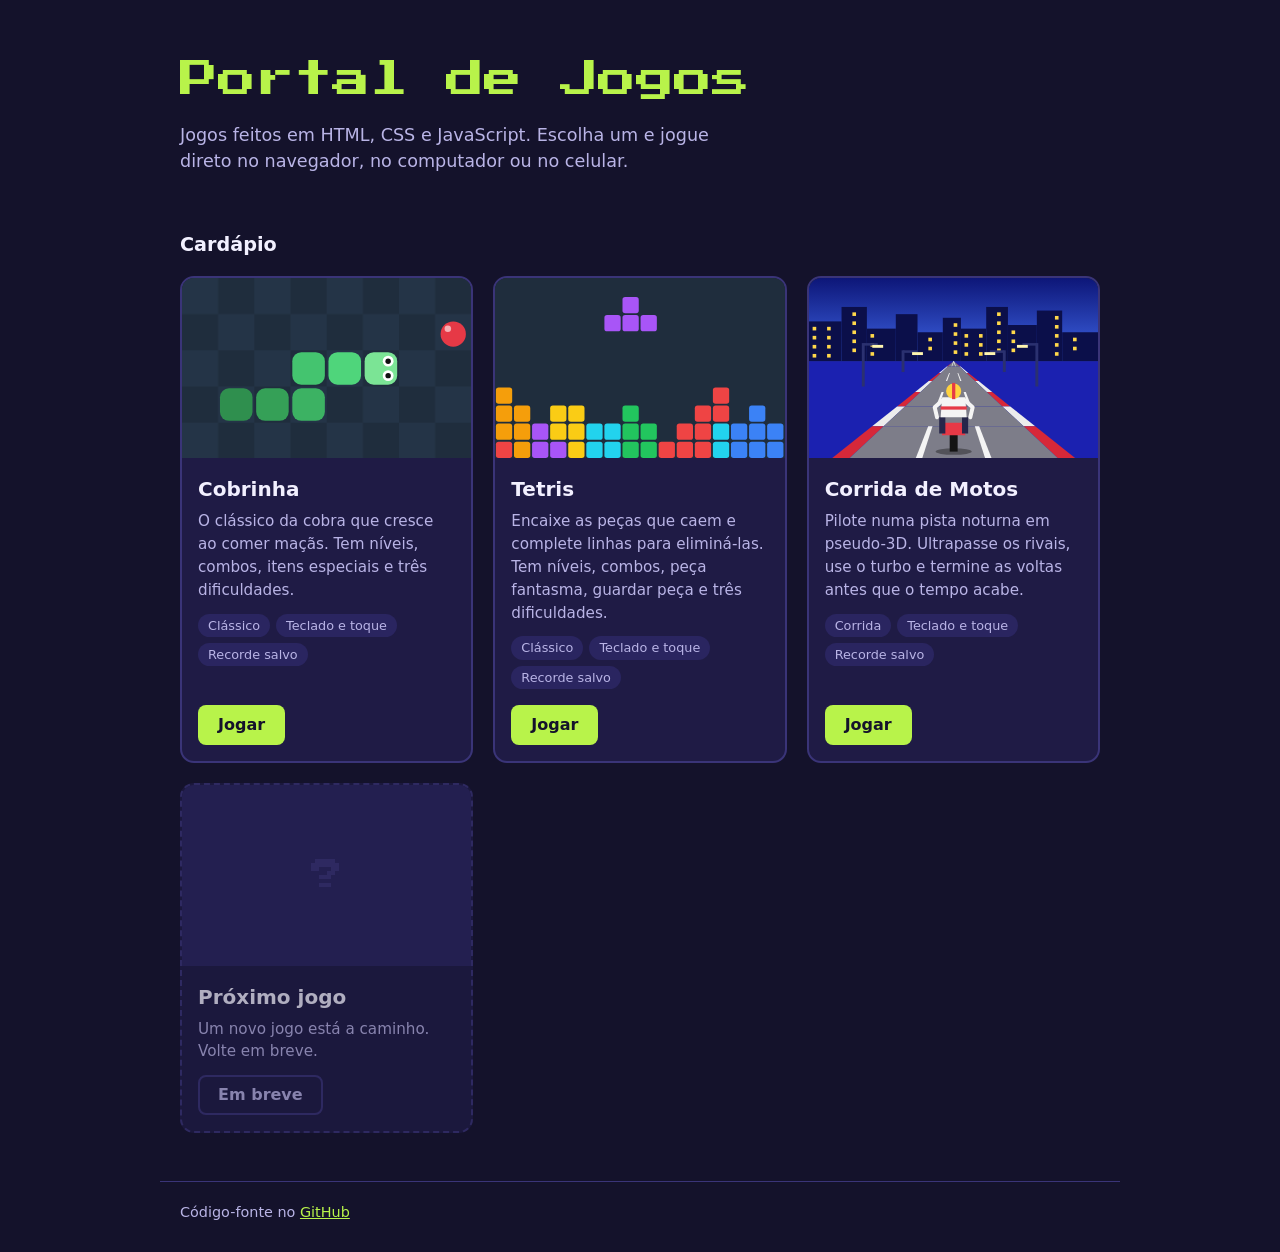
<file: index.html>
<!DOCTYPE html>
<html lang="pt-br">
    <head>
        <meta charset="UTF-8">
        <meta name="viewport" content="width=device-width, initial-scale=1.0">
        <meta name="description" content="Portal de jogos feitos em HTML, CSS e JavaScript. Escolha um jogo e jogue direto no navegador.">
        <title>Portal de Jogos</title>

        <!-- Fonte só do título. Se não carregar, o navegador usa "monospace". -->
        <link rel="preconnect" href="https://fonts.googleapis.com">
        <link rel="preconnect" href="https://fonts.gstatic.com" crossorigin>
        <link href="https://fonts.googleapis.com/css2?family=Press+Start+2P&display=swap" rel="stylesheet">

        <style>
            /* =========================================
               PORTAL DE JOGOS - estilos da página inicial
               ========================================= */

            :root {
                --fundo: #14122b;
                --superficie: #1f1b45;
                --superficie-clara: #2a2560;
                --borda: #3a3478;
                --texto: #f2f0ff;
                --texto-suave: #b9b4e6;
                --destaque: #b8f34a;      /* verde da cobrinha */
                --destaque-texto: #14122b;
            }

            * {
                box-sizing: border-box;
            }

            body {
                margin: 0;
                min-height: 100vh;
                display: flex;
                flex-direction: column;
                background-color: var(--fundo);
                color: var(--texto);
                font-family: system-ui, -apple-system, 'Segoe UI', Roboto, Arial, sans-serif;
                line-height: 1.5;
            }

            /* ---------- TOPO ---------- */
            .topo,
            main,
            .rodape {
                width: 100%;
                max-width: 960px;
                margin: 0 auto;
                padding-left: 20px;
                padding-right: 20px;
            }

            .topo {
                padding-top: 56px;
                padding-bottom: 24px;
            }

            .topo h1 {
                margin: 0 0 16px;
                font-family: 'Press Start 2P', monospace;
                font-size: clamp(1.4rem, 5vw, 2.4rem);
                line-height: 1.3;
                font-weight: normal;
                color: var(--destaque);
            }

            .topo p {
                margin: 0;
                max-width: 52ch;
                font-size: 1.1rem;
                color: var(--texto-suave);
            }

            /* ---------- CARDÁPIO ---------- */
            main {
                flex: 1;
                padding-bottom: 48px;
            }

            .titulo-secao {
                margin: 32px 0 16px;
                font-size: 1.2rem;
                color: var(--texto);
            }

            .cardapio {
                list-style: none;
                margin: 0;
                padding: 0;
                display: grid;
                grid-template-columns: repeat(auto-fill, minmax(260px, 1fr));
                gap: 20px;
            }

            .jogo {
                display: flex;
                flex-direction: column;
                height: 100%;
                overflow: hidden;
                background-color: var(--superficie);
                border: 2px solid var(--borda);
                border-radius: 14px;
                color: inherit;
                text-decoration: none;
                transition: transform 0.15s ease, border-color 0.15s ease;
            }

            a.jogo:hover {
                transform: translateY(-4px);
                border-color: var(--destaque);
            }

            a.jogo:focus-visible {
                outline: 3px solid var(--destaque);
                outline-offset: 3px;
            }

            .miniatura {
                display: block;
                width: 100%;
                aspect-ratio: 16 / 10;
                background-color: #1f2d3d;
            }

            .jogo-corpo {
                display: flex;
                flex-direction: column;
                flex: 1;
                padding: 16px;
            }

            .jogo-corpo h3 {
                margin: 0 0 6px;
                font-size: 1.25rem;
            }

            .jogo-corpo p {
                margin: 0 0 12px;
                color: var(--texto-suave);
                font-size: 0.95rem;
            }

            .etiquetas {
                list-style: none;
                margin: 0 0 16px;
                padding: 0;
                display: flex;
                flex-wrap: wrap;
                gap: 6px;
            }

            .etiquetas li {
                padding: 2px 10px;
                border-radius: 999px;
                background-color: var(--superficie-clara);
                font-size: 0.8rem;
                color: var(--texto-suave);
            }

            /* botão "Jogar" fica sempre no pé do card */
            .jogar {
                margin-top: auto;
                align-self: flex-start;
                padding: 8px 20px;
                border-radius: 8px;
                background-color: var(--destaque);
                color: var(--destaque-texto);
                font-weight: bold;
            }

            /* ---------- CARD "EM BREVE" ---------- */
            .jogo.em-breve {
                border-style: dashed;
                opacity: 0.7;
            }

            .miniatura.vazia {
                display: flex;
                align-items: center;
                justify-content: center;
                background-color: var(--superficie-clara);
                font-family: 'Press Start 2P', monospace;
                font-size: 2rem;
                color: var(--borda);
            }

            .em-breve .jogar {
                background-color: transparent;
                border: 2px solid var(--borda);
                color: var(--texto-suave);
                padding: 6px 18px;
            }

            /* ---------- RODAPÉ ---------- */
            .rodape {
                padding-top: 20px;
                padding-bottom: 28px;
                border-top: 1px solid var(--borda);
                font-size: 0.9rem;
                color: var(--texto-suave);
            }

            .rodape p {
                margin: 0;
            }

            .rodape a {
                color: var(--destaque);
            }

            /* ---------- ACESSIBILIDADE ---------- */
            @media (prefers-reduced-motion: reduce) {
                .jogo {
                    transition: none;
                }
                a.jogo:hover {
                    transform: none;
                }
            }

            @media (max-width: 600px) {
                .topo {
                    padding-top: 36px;
                }
            }
        </style>
    </head>
    <body>

        <header class="topo">
            <h1>Portal de Jogos</h1>
            <p>Jogos feitos em HTML, CSS e JavaScript. Escolha um e jogue direto no navegador, no computador ou no celular.</p>
        </header>

        <main>
            <h2 class="titulo-secao">Cardápio</h2>

            <ul class="cardapio">

                <!-- ===== JOGO: COBRINHA ===== -->
                <li>
                    <a class="jogo" href="jogos/cobrinha/">
                        <svg class="miniatura" viewBox="0 0 160 100" aria-hidden="true" focusable="false">
                            <defs>
                                <pattern id="xadrez" width="40" height="40" patternUnits="userSpaceOnUse">
                                    <rect width="40" height="40" fill="#1f2d3d"/>
                                    <rect width="20" height="20" fill="#243447"/>
                                    <rect x="20" y="20" width="20" height="20" fill="#243447"/>
                                </pattern>
                            </defs>
                            <rect width="160" height="100" fill="url(#xadrez)"/>

                            <!-- corpo da cobra -->
                            <rect x="21" y="61" width="18" height="18" rx="5" fill="#2f8f4e"/>
                            <rect x="41" y="61" width="18" height="18" rx="5" fill="#35a057"/>
                            <rect x="61" y="61" width="18" height="18" rx="5" fill="#3cb263"/>
                            <rect x="61" y="41" width="18" height="18" rx="5" fill="#44c46f"/>
                            <rect x="81" y="41" width="18" height="18" rx="5" fill="#4fd57b"/>
                            <!-- cabeça -->
                            <rect x="101" y="41" width="18" height="18" rx="5" fill="#7be495"/>
                            <circle cx="114" cy="46" r="3" fill="#fff"/><circle cx="114" cy="46" r="1.5" fill="#111"/>
                            <circle cx="114" cy="54" r="3" fill="#fff"/><circle cx="114" cy="54" r="1.5" fill="#111"/>

                            <!-- maçã -->
                            <circle cx="150" cy="31" r="7" fill="#e63946"/>
                            <circle cx="147" cy="28" r="1.8" fill="rgba(255,255,255,0.6)"/>
                        </svg>

                        <div class="jogo-corpo">
                            <h3>Cobrinha</h3>
                            <p>O clássico da cobra que cresce ao comer maçãs. Tem níveis, combos, itens especiais e três dificuldades.</p>
                            <ul class="etiquetas">
                                <li>Clássico</li>
                                <li>Teclado e toque</li>
                                <li>Recorde salvo</li>
                            </ul>
                            <span class="jogar">Jogar</span>
                        </div>
                    </a>
                </li>

                <!-- ===== JOGO: TETRIS ===== -->
                <li>
                    <a class="jogo" href="jogos/tetris/">
                        <svg class="miniatura" viewBox="0 0 160 100" aria-hidden="true" focusable="false">
                            <rect width="160" height="100" fill="#1f2d3d"/>
                            <rect x="70.5" y="10.5" width="9" height="9" rx="1.5" fill="#a855f7"/>
                            <rect x="60.5" y="20.5" width="9" height="9" rx="1.5" fill="#a855f7"/>
                            <rect x="70.5" y="20.5" width="9" height="9" rx="1.5" fill="#a855f7"/>
                            <rect x="80.5" y="20.5" width="9" height="9" rx="1.5" fill="#a855f7"/>
                            <rect x="0.5" y="60.5" width="9" height="9" rx="1.5" fill="#f59e0b"/>
                            <rect x="120.5" y="60.5" width="9" height="9" rx="1.5" fill="#ef4444"/>
                            <rect x="0.5" y="70.5" width="9" height="9" rx="1.5" fill="#f59e0b"/>
                            <rect x="10.5" y="70.5" width="9" height="9" rx="1.5" fill="#f59e0b"/>
                            <rect x="30.5" y="70.5" width="9" height="9" rx="1.5" fill="#facc15"/>
                            <rect x="40.5" y="70.5" width="9" height="9" rx="1.5" fill="#facc15"/>
                            <rect x="70.5" y="70.5" width="9" height="9" rx="1.5" fill="#22c55e"/>
                            <rect x="110.5" y="70.5" width="9" height="9" rx="1.5" fill="#ef4444"/>
                            <rect x="120.5" y="70.5" width="9" height="9" rx="1.5" fill="#ef4444"/>
                            <rect x="140.5" y="70.5" width="9" height="9" rx="1.5" fill="#3b82f6"/>
                            <rect x="0.5" y="80.5" width="9" height="9" rx="1.5" fill="#f59e0b"/>
                            <rect x="10.5" y="80.5" width="9" height="9" rx="1.5" fill="#f59e0b"/>
                            <rect x="20.5" y="80.5" width="9" height="9" rx="1.5" fill="#a855f7"/>
                            <rect x="30.5" y="80.5" width="9" height="9" rx="1.5" fill="#facc15"/>
                            <rect x="40.5" y="80.5" width="9" height="9" rx="1.5" fill="#facc15"/>
                            <rect x="50.5" y="80.5" width="9" height="9" rx="1.5" fill="#22d3ee"/>
                            <rect x="60.5" y="80.5" width="9" height="9" rx="1.5" fill="#22d3ee"/>
                            <rect x="70.5" y="80.5" width="9" height="9" rx="1.5" fill="#22c55e"/>
                            <rect x="80.5" y="80.5" width="9" height="9" rx="1.5" fill="#22c55e"/>
                            <rect x="100.5" y="80.5" width="9" height="9" rx="1.5" fill="#ef4444"/>
                            <rect x="110.5" y="80.5" width="9" height="9" rx="1.5" fill="#ef4444"/>
                            <rect x="120.5" y="80.5" width="9" height="9" rx="1.5" fill="#22d3ee"/>
                            <rect x="130.5" y="80.5" width="9" height="9" rx="1.5" fill="#3b82f6"/>
                            <rect x="140.5" y="80.5" width="9" height="9" rx="1.5" fill="#3b82f6"/>
                            <rect x="150.5" y="80.5" width="9" height="9" rx="1.5" fill="#3b82f6"/>
                            <rect x="0.5" y="90.5" width="9" height="9" rx="1.5" fill="#ef4444"/>
                            <rect x="10.5" y="90.5" width="9" height="9" rx="1.5" fill="#f59e0b"/>
                            <rect x="20.5" y="90.5" width="9" height="9" rx="1.5" fill="#a855f7"/>
                            <rect x="30.5" y="90.5" width="9" height="9" rx="1.5" fill="#a855f7"/>
                            <rect x="40.5" y="90.5" width="9" height="9" rx="1.5" fill="#facc15"/>
                            <rect x="50.5" y="90.5" width="9" height="9" rx="1.5" fill="#22d3ee"/>
                            <rect x="60.5" y="90.5" width="9" height="9" rx="1.5" fill="#22d3ee"/>
                            <rect x="70.5" y="90.5" width="9" height="9" rx="1.5" fill="#22c55e"/>
                            <rect x="80.5" y="90.5" width="9" height="9" rx="1.5" fill="#22c55e"/>
                            <rect x="90.5" y="90.5" width="9" height="9" rx="1.5" fill="#ef4444"/>
                            <rect x="100.5" y="90.5" width="9" height="9" rx="1.5" fill="#ef4444"/>
                            <rect x="110.5" y="90.5" width="9" height="9" rx="1.5" fill="#ef4444"/>
                            <rect x="120.5" y="90.5" width="9" height="9" rx="1.5" fill="#22d3ee"/>
                            <rect x="130.5" y="90.5" width="9" height="9" rx="1.5" fill="#3b82f6"/>
                            <rect x="140.5" y="90.5" width="9" height="9" rx="1.5" fill="#3b82f6"/>
                            <rect x="150.5" y="90.5" width="9" height="9" rx="1.5" fill="#3b82f6"/>
                        </svg>

                        <div class="jogo-corpo">
                            <h3>Tetris</h3>
                            <p>Encaixe as peças que caem e complete linhas para eliminá-las. Tem níveis, combos, peça fantasma, guardar peça e três dificuldades.</p>
                            <ul class="etiquetas">
                                <li>Clássico</li>
                                <li>Teclado e toque</li>
                                <li>Recorde salvo</li>
                            </ul>
                            <span class="jogar">Jogar</span>
                        </div>
                    </a>
                </li>

                <!-- ===== JOGO: CORRIDA DE MOTOS ===== -->
                <li>
                    <a class="jogo" href="jogos/motos/">
                        <svg class="miniatura" viewBox="0 0 160 100" aria-hidden="true" focusable="false">
                            <defs>
                                <linearGradient id="ceuMotos" x1="0" y1="0" x2="0" y2="1">
                                    <stop offset="0" stop-color="#0d1678"/>
                                    <stop offset="1" stop-color="#3f66e8"/>
                                </linearGradient>
                            </defs>
                            <rect width="160" height="46" fill="url(#ceuMotos)"/>
                                                        <rect x="0" y="24" width="18" height="22" fill="#0b0f4a"/>
                            <rect x="2" y="27" width="2" height="2" fill="#ffd84a"/>
                            <rect x="10" y="27" width="2" height="2" fill="#ffd84a"/>
                            <rect x="2" y="32" width="2" height="2" fill="#ffd84a"/>
                            <rect x="10" y="32" width="2" height="2" fill="#ffd84a"/>
                            <rect x="2" y="37" width="2" height="2" fill="#ffd84a"/>
                            <rect x="10" y="37" width="2" height="2" fill="#ffd84a"/>
                            <rect x="2" y="42" width="2" height="2" fill="#ffd84a"/>
                            <rect x="10" y="42" width="2" height="2" fill="#ffd84a"/>
                            <rect x="18" y="16" width="14" height="30" fill="#0b0f4a"/>
                            <rect x="24" y="19" width="2" height="2" fill="#ffd84a"/>
                            <rect x="24" y="24" width="2" height="2" fill="#ffd84a"/>
                            <rect x="24" y="29" width="2" height="2" fill="#ffd84a"/>
                            <rect x="24" y="34" width="2" height="2" fill="#ffd84a"/>
                            <rect x="24" y="39" width="2" height="2" fill="#ffd84a"/>
                            <rect x="32" y="28" width="16" height="18" fill="#0b0f4a"/>
                            <rect x="34" y="31" width="2" height="2" fill="#ffd84a"/>
                            <rect x="34" y="36" width="2" height="2" fill="#ffd84a"/>
                            <rect x="34" y="41" width="2" height="2" fill="#ffd84a"/>
                            <rect x="48" y="20" width="12" height="26" fill="#0b0f4a"/>
                            <rect x="60" y="30" width="14" height="16" fill="#0b0f4a"/>
                            <rect x="66" y="33" width="2" height="2" fill="#ffd84a"/>
                            <rect x="66" y="38" width="2" height="2" fill="#ffd84a"/>
                            <rect x="74" y="22" width="10" height="24" fill="#0b0f4a"/>
                            <rect x="80" y="25" width="2" height="2" fill="#ffd84a"/>
                            <rect x="80" y="30" width="2" height="2" fill="#ffd84a"/>
                            <rect x="80" y="35" width="2" height="2" fill="#ffd84a"/>
                            <rect x="80" y="40" width="2" height="2" fill="#ffd84a"/>
                            <rect x="84" y="28" width="14" height="18" fill="#0b0f4a"/>
                            <rect x="86" y="31" width="2" height="2" fill="#ffd84a"/>
                            <rect x="94" y="31" width="2" height="2" fill="#ffd84a"/>
                            <rect x="86" y="36" width="2" height="2" fill="#ffd84a"/>
                            <rect x="94" y="36" width="2" height="2" fill="#ffd84a"/>
                            <rect x="86" y="41" width="2" height="2" fill="#ffd84a"/>
                            <rect x="94" y="41" width="2" height="2" fill="#ffd84a"/>
                            <rect x="98" y="16" width="12" height="30" fill="#0b0f4a"/>
                            <rect x="104" y="19" width="2" height="2" fill="#ffd84a"/>
                            <rect x="104" y="24" width="2" height="2" fill="#ffd84a"/>
                            <rect x="104" y="29" width="2" height="2" fill="#ffd84a"/>
                            <rect x="104" y="34" width="2" height="2" fill="#ffd84a"/>
                            <rect x="104" y="39" width="2" height="2" fill="#ffd84a"/>
                            <rect x="110" y="26" width="16" height="20" fill="#0b0f4a"/>
                            <rect x="112" y="29" width="2" height="2" fill="#ffd84a"/>
                            <rect x="112" y="34" width="2" height="2" fill="#ffd84a"/>
                            <rect x="112" y="39" width="2" height="2" fill="#ffd84a"/>
                            <rect x="126" y="18" width="14" height="28" fill="#0b0f4a"/>
                            <rect x="136" y="21" width="2" height="2" fill="#ffd84a"/>
                            <rect x="136" y="26" width="2" height="2" fill="#ffd84a"/>
                            <rect x="136" y="31" width="2" height="2" fill="#ffd84a"/>
                            <rect x="136" y="36" width="2" height="2" fill="#ffd84a"/>
                            <rect x="136" y="41" width="2" height="2" fill="#ffd84a"/>
                            <rect x="140" y="30" width="20" height="16" fill="#0b0f4a"/>
                            <rect x="146" y="33" width="2" height="2" fill="#ffd84a"/>
                            <rect x="146" y="38" width="2" height="2" fill="#ffd84a"/>
                                                        <rect x="0" y="46" width="160" height="54" fill="#1b21b0"/>
                            <polygon points="80.0,46 80.0,46 76.8,49 76.2,49" fill="#d62839"/>
                            <polygon points="80.0,46 80.0,46 83.8,49 83.2,49" fill="#d62839"/>
                            <polygon points="80.0,46 80.0,46 83.2,49 76.8,49" fill="#7d7d89"/>
                            <polygon points="79.8,46 80.2,46 79.1,49 78.8,49" fill="#f4f4f4"/>
                            <polygon points="79.8,46 80.2,46 81.2,49 80.9,49" fill="#f4f4f4"/>
                            <polygon points="76.2,49 76.8,49 73.0,52.5 71.9,52.5" fill="#ececec"/>
                            <polygon points="83.2,49 83.8,49 88.1,52.5 87.0,52.5" fill="#ececec"/>
                            <polygon points="76.8,49 83.2,49 87.0,52.5 73.0,52.5" fill="#7d7d89"/>
                            <polygon points="71.9,52.5 73.0,52.5 68.2,57 66.2,57" fill="#d62839"/>
                            <polygon points="87.0,52.5 88.1,52.5 93.8,57 91.8,57" fill="#d62839"/>
                            <polygon points="73.0,52.5 87.0,52.5 91.8,57 68.2,57" fill="#7d7d89"/>
                            <polygon points="77.5,52.5 77.9,52.5 76.4,57 75.7,57" fill="#f4f4f4"/>
                            <polygon points="82.1,52.5 82.5,52.5 84.3,57 83.6,57" fill="#f4f4f4"/>
                            <polygon points="66.2,57 68.2,57 61.7,63 58.7,63" fill="#ececec"/>
                            <polygon points="91.8,57 93.8,57 101.3,63 98.3,63" fill="#ececec"/>
                            <polygon points="68.2,57 91.8,57 98.3,63 61.7,63" fill="#7d7d89"/>
                            <polygon points="58.7,63 61.7,63 53.1,71 48.7,71" fill="#d62839"/>
                            <polygon points="98.3,63 101.3,63 111.3,71 106.9,71" fill="#d62839"/>
                            <polygon points="61.7,63 98.3,63 106.9,71 53.1,71" fill="#7d7d89"/>
                            <polygon points="73.3,63 74.5,63 71.9,71 70.2,71" fill="#f4f4f4"/>
                            <polygon points="85.5,63 86.7,63 89.8,71 88.1,71" fill="#f4f4f4"/>
                            <polygon points="48.7,71 53.1,71 41.3,82 34.9,82" fill="#ececec"/>
                            <polygon points="106.9,71 111.3,71 125.1,82 118.7,82" fill="#ececec"/>
                            <polygon points="53.1,71 106.9,71 118.7,82 41.3,82" fill="#7d7d89"/>
                            <polygon points="34.9,82 41.3,82 22.0,100 12.3,100" fill="#d62839"/>
                            <polygon points="118.7,82 125.1,82 147.7,100 138.0,100" fill="#d62839"/>
                            <polygon points="41.3,82 118.7,82 138.0,100 22.0,100" fill="#7d7d89"/>
                            <polygon points="65.9,82 68.3,82 62.5,100 58.9,100" fill="#f4f4f4"/>
                            <polygon points="91.7,82 94.1,82 101.1,100 97.5,100" fill="#f4f4f4"/>
                            <rect x="29.2" y="36" width="1.6" height="24" fill="#2b3170"/>
                            <rect x="30" y="36" width="8" height="1.4" fill="#2b3170"/>
                            <rect x="35" y="37" width="6" height="1.6" fill="#fff6b0"/>
                            <rect x="125.2" y="36" width="1.6" height="24" fill="#2b3170"/>
                            <rect x="118" y="36" width="8" height="1.4" fill="#2b3170"/>
                            <rect x="115" y="37" width="6" height="1.6" fill="#fff6b0"/>
                            <rect x="51.2" y="40" width="1.6" height="12" fill="#2b3170"/>
                            <rect x="52" y="40" width="8" height="1.4" fill="#2b3170"/>
                            <rect x="57" y="41" width="6" height="1.6" fill="#fff6b0"/>
                            <rect x="107.2" y="40" width="1.6" height="12" fill="#2b3170"/>
                            <rect x="100" y="40" width="8" height="1.4" fill="#2b3170"/>
                            <rect x="97" y="41" width="6" height="1.6" fill="#fff6b0"/>
                            
<ellipse cx="80" cy="96" rx="10" ry="1.8" fill="rgba(0,0,0,0.35)"/>
<rect x="77.8" y="85" width="4.4" height="11" fill="#141414"/>
<polygon points="73.5,87 86.5,87 85,80 75,80" fill="#e63946"/>
<rect x="72" y="77" width="3.4" height="9" fill="#26264a"/>
<rect x="84.6" y="77" width="3.4" height="9" fill="#26264a"/>
<polygon points="72.8,77 87.2,77 86.4,66 73.6,66" fill="#f4f4f4"/>
<rect x="72.8" y="71" width="14.4" height="1.8" fill="#e63946"/>
<polyline points="74,67.5 69.5,71.5 70.8,77" fill="none" stroke="#f4f4f4" stroke-width="2.2" stroke-linecap="round" stroke-linejoin="round"/>
<polyline points="86,67.5 90.5,71.5 89.2,77" fill="none" stroke="#f4f4f4" stroke-width="2.2" stroke-linecap="round" stroke-linejoin="round"/>
<circle cx="80" cy="62.5" r="4.2" fill="#ffd23f"/>
<rect x="79.1" y="58" width="1.8" height="9" fill="#e63946"/>

                        </svg>

                        <div class="jogo-corpo">
                            <h3>Corrida de Motos</h3>
                            <p>Pilote numa pista noturna em pseudo-3D. Ultrapasse os rivais, use o turbo e termine as voltas antes que o tempo acabe.</p>
                            <ul class="etiquetas">
                                <li>Corrida</li>
                                <li>Teclado e toque</li>
                                <li>Recorde salvo</li>
                            </ul>
                            <span class="jogar">Jogar</span>
                        </div>
                    </a>
                </li>
                

                <!-- ===== PRÓXIMO JOGO (reservado) =====
                     Para publicar um novo jogo:
                     1. crie a pasta jogos/nome-do-jogo/ com o index.html dele;
                     2. copie o bloco <li> do jogo acima e troque título, texto e o href;
                     3. apague este bloco de "Em breve" quando não precisar mais dele. -->
                <li>
                    <div class="jogo em-breve" aria-disabled="true">
                        <div class="miniatura vazia" aria-hidden="true">?</div>
                        <div class="jogo-corpo">
                            <h3>Próximo jogo</h3>
                            <p>Um novo jogo está a caminho. Volte em breve.</p>
                            <span class="jogar">Em breve</span>
                        </div>
                    </div>
                </li>

            </ul>
        </main>

        <footer class="rodape">
            <p>
                Código-fonte no
                <a href="https://github.com/SEU-USUARIO/SEU-REPOSITORIO">GitHub</a>
            </p>
        </footer>

    </body>
</html>
</file>
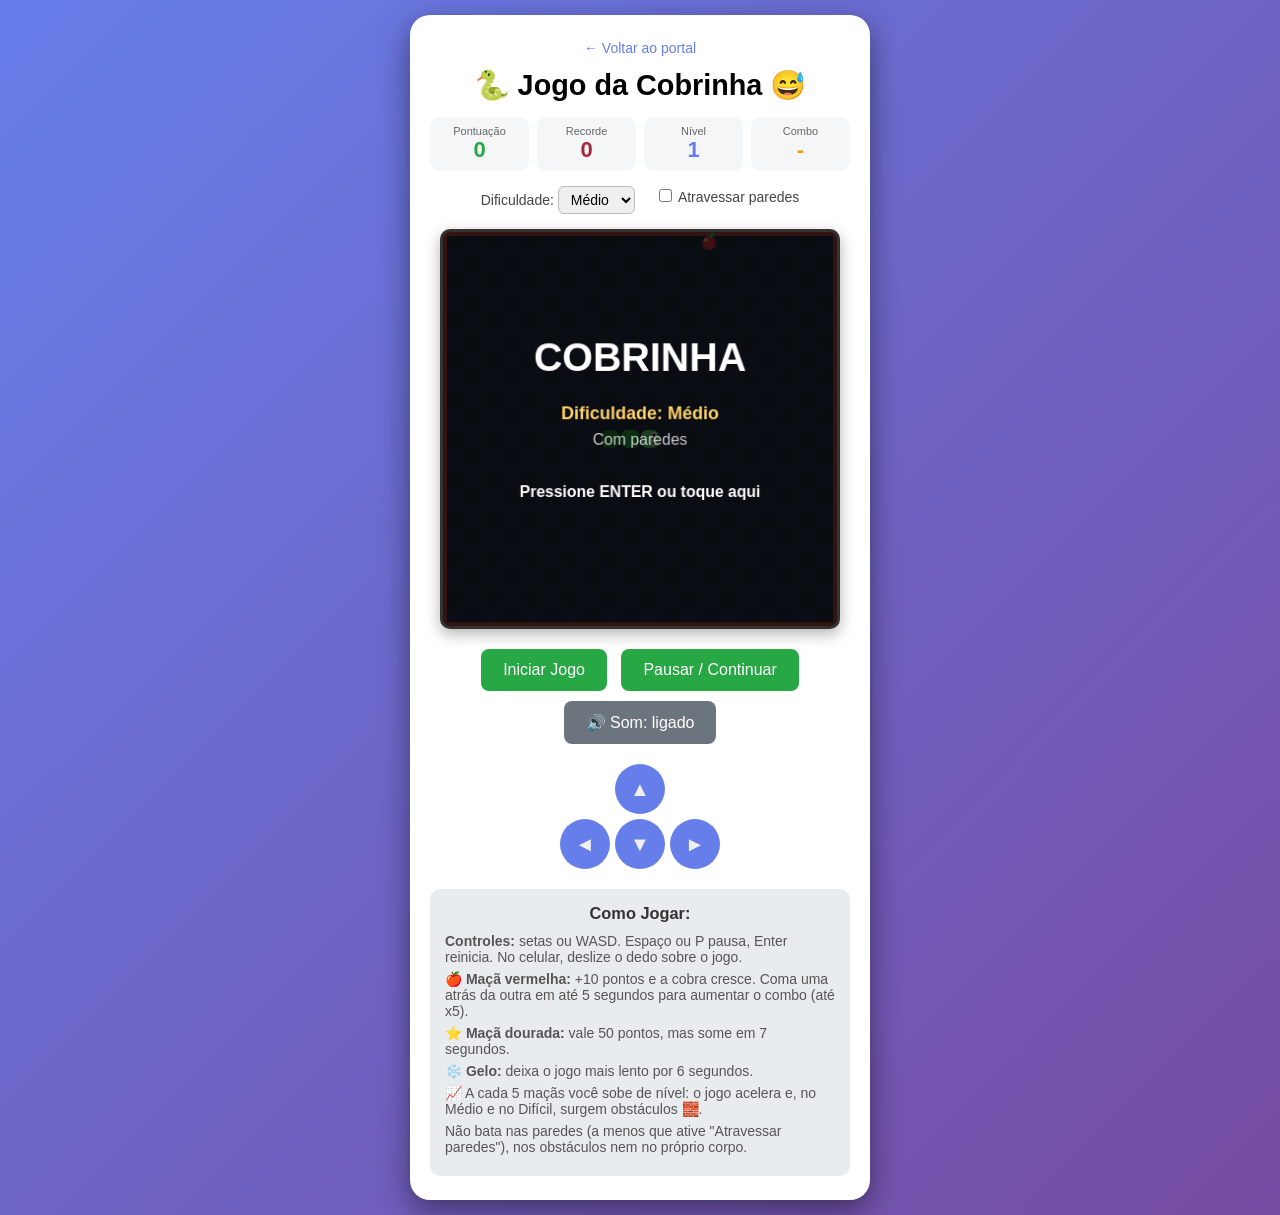
<file: jogos/cobrinha/index.html>
<!DOCTYPE html>

<html lang="pt-br">
    <head>
        <meta charset="UTF-8">
        <meta name="viewport" content="width=device-width, initial-scale=1.0">
        <!--
        <meta viewport>: importante para sites que funcionam em celular.
        width=device-width -> a largura da página acompanha a do dispositivo.
        initial-scale=1    -> sem zoom automático ao abrir a página.
        -->
        <title>Jogo da Cobrinha</title>

        <link rel="stylesheet" href="style.css">
    </head>
    <body>

        <div class="container">
            <a class="voltar" href="../../">&larr; Voltar ao portal</a>
            <h1>&#128013; Jogo da Cobrinha &#128517;</h1>

            <div class="info">
                <div class="card pontuacao">
                    <span class="rotulo">Pontuação</span>
                    <span class="valor" id="pontos">0</span>
                </div>
                <div class="card recorde">
                    <span class="rotulo">Recorde</span>
                    <span class="valor" id="recorde">0</span>
                </div>
                <div class="card nivel">
                    <span class="rotulo">Nível</span>
                    <span class="valor" id="nivel">1</span>
                </div>
                <div class="card combo">
                    <span class="rotulo">Combo</span>
                    <span class="valor" id="combo">-</span>
                </div>
            </div>

            <div class="config">
                <label>
                    Dificuldade:
                    <select id="dificuldade">
                        <option value="facil">Fácil</option>
                        <option value="medio" selected>Médio</option>
                        <option value="dificil">Difícil</option>
                    </select>
                </label>
                <label>
                    <input type="checkbox" id="atravessar">
                    Atravessar paredes
                </label>
            </div>

            <canvas id="canvas" width="400" height="400"></canvas>

            <div class="controles">
                <button id="btnIniciar">Iniciar Jogo</button>
                <button id="btnPausar">Pausar / Continuar</button>
                <button id="btnSom" class="secundario">&#128266; Som: ligado</button>
            </div>

            <div class="teclas">
                <div class="tecla vazio"></div>
                <button class="tecla" data-dir="cima"     aria-label="Cima">&#9650;</button>
                <div class="tecla vazio"></div>
                <button class="tecla" data-dir="esquerda" aria-label="Esquerda">&#9668;</button>
                <button class="tecla" data-dir="baixo"    aria-label="Baixo">&#9660;</button>
                <button class="tecla" data-dir="direita"  aria-label="Direita">&#9658;</button>
            </div>

            <div class="instrucoes">
                <h3>Como Jogar:</h3>
                <p><strong>Controles:</strong> setas ou WASD. Espaço ou P pausa, Enter reinicia. No celular, deslize o dedo sobre o jogo.</p>
                <p>&#127822; <strong>Maçã vermelha:</strong> +10 pontos e a cobra cresce. Coma uma atrás da outra em até 5 segundos para aumentar o combo (até x5).</p>
                <p>&#11088; <strong>Maçã dourada:</strong> vale 50 pontos, mas some em 7 segundos.</p>
                <p>&#10052;&#65039; <strong>Gelo:</strong> deixa o jogo mais lento por 6 segundos.</p>
                <p>&#128200; A cada 5 maçãs você sobe de nível: o jogo acelera e, no Médio e no Difícil, surgem obstáculos &#129521;.</p>
                <p>Não bata nas paredes (a menos que ative "Atravessar paredes"), nos obstáculos nem no próprio corpo.</p>
            </div>
        </div>

        <script src="script.js"></script>

    </body>
</html>
</file>
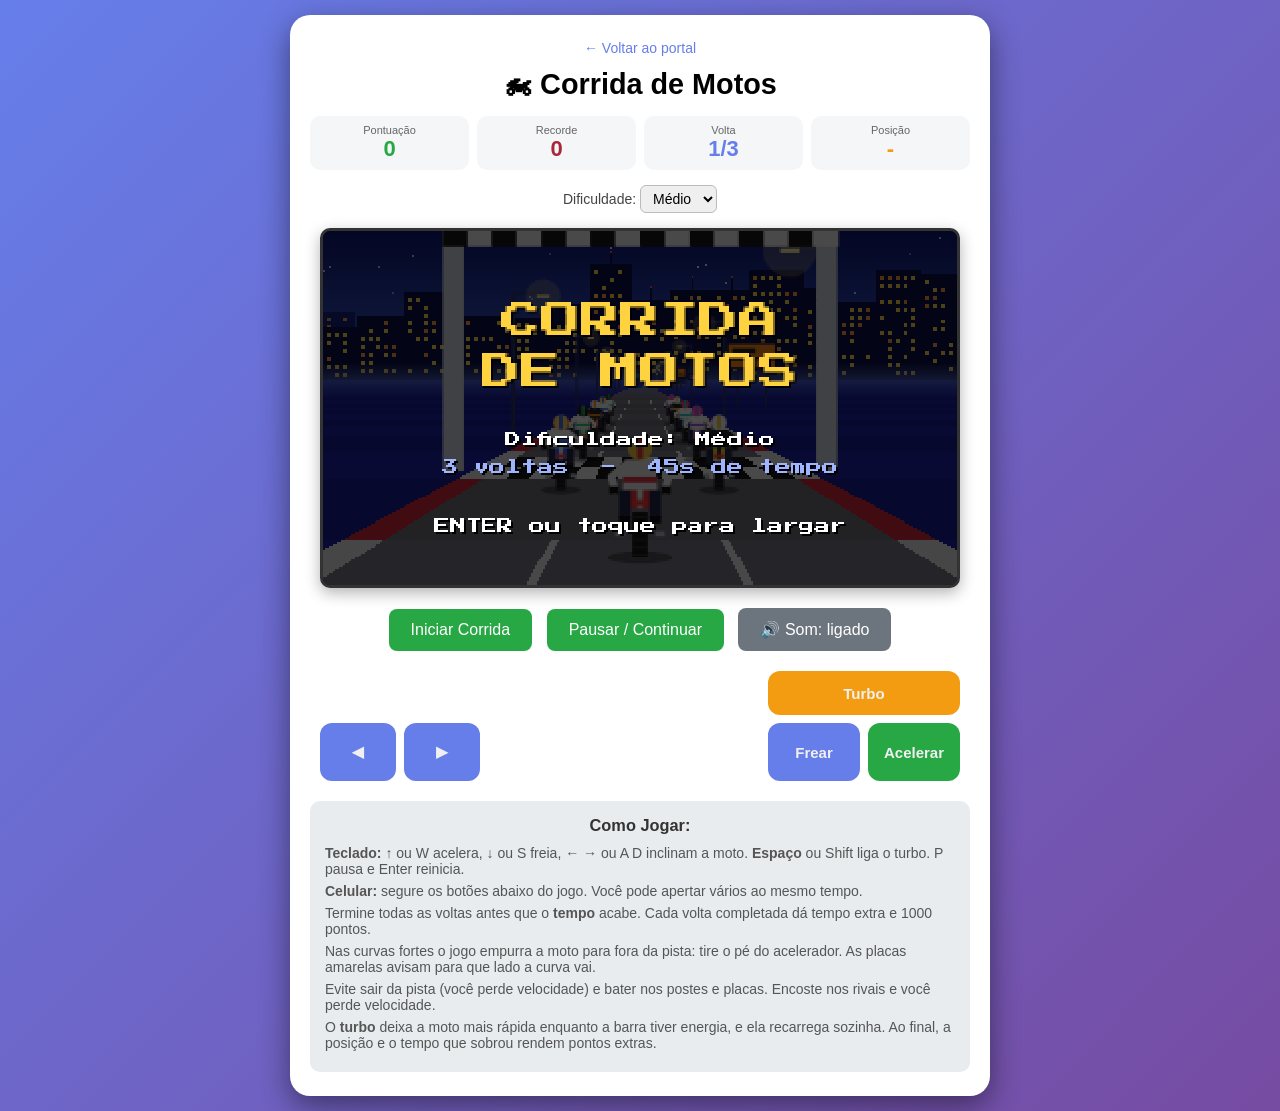
<file: jogos/motos/index.html>
<!DOCTYPE html>

<html lang="pt-br">
    <head>
        <meta charset="UTF-8">
        <meta name="viewport" content="width=device-width, initial-scale=1.0">
        <title>Corrida de Motos</title>

        <!-- Fonte retrô usada no texto dentro do jogo. Sem internet, o navegador usa "monospace". -->
        <link rel="preconnect" href="https://fonts.googleapis.com">
        <link rel="preconnect" href="https://fonts.gstatic.com" crossorigin>
        <link href="https://fonts.googleapis.com/css2?family=Press+Start+2P&display=swap" rel="stylesheet">

        <link rel="stylesheet" href="style.css">
    </head>
    <body>

        <div class="container">
            <a class="voltar" href="../../">&larr; Voltar ao portal</a>
            <h1>&#127949; Corrida de Motos</h1>

            <div class="info">
                <div class="card pontuacao">
                    <span class="rotulo">Pontuação</span>
                    <span class="valor" id="pontos">0</span>
                </div>
                <div class="card recorde">
                    <span class="rotulo">Recorde</span>
                    <span class="valor" id="recorde">0</span>
                </div>
                <div class="card volta">
                    <span class="rotulo">Volta</span>
                    <span class="valor" id="volta">1/3</span>
                </div>
                <div class="card posicao">
                    <span class="rotulo">Posição</span>
                    <span class="valor" id="posicao">-</span>
                </div>
            </div>

            <div class="config">
                <label>
                    Dificuldade:
                    <select id="dificuldade">
                        <option value="facil">Fácil</option>
                        <option value="medio" selected>Médio</option>
                        <option value="dificil">Difícil</option>
                    </select>
                </label>
            </div>

            <canvas id="canvas" width="320" height="180"></canvas>

            <div class="controles">
                <button id="btnIniciar">Iniciar Corrida</button>
                <button id="btnPausar">Pausar / Continuar</button>
                <button id="btnSom" class="secundario">&#128266; Som: ligado</button>
            </div>

            <div class="toque">
                <div class="grupo">
                    <button class="tecla" data-tecla="esquerda" aria-label="Esquerda">&#9664;</button>
                    <button class="tecla" data-tecla="direita"  aria-label="Direita">&#9654;</button>
                </div>
                <div class="grupo">
                    <button class="tecla turbo" data-tecla="turbo">Turbo</button>
                    <button class="tecla" data-tecla="frear">Frear</button>
                    <button class="tecla acelerar" data-tecla="acelerar">Acelerar</button>
                </div>
            </div>

            <div class="instrucoes">
                <h3>Como Jogar:</h3>
                <p><strong>Teclado:</strong> &uarr; ou W acelera, &darr; ou S freia, &larr; &rarr; ou A D inclinam a moto. <strong>Espaço</strong> ou Shift liga o turbo. P pausa e Enter reinicia.</p>
                <p><strong>Celular:</strong> segure os botões abaixo do jogo. Você pode apertar vários ao mesmo tempo.</p>
                <p>Termine todas as voltas antes que o <strong>tempo</strong> acabe. Cada volta completada dá tempo extra e 1000 pontos.</p>
                <p>Nas curvas fortes o jogo empurra a moto para fora da pista: tire o pé do acelerador. As placas amarelas avisam para que lado a curva vai.</p>
                <p>Evite sair da pista (você perde velocidade) e bater nos postes e placas. Encoste nos rivais e você perde velocidade.</p>
                <p>O <strong>turbo</strong> deixa a moto mais rápida enquanto a barra tiver energia, e ela recarrega sozinha. Ao final, a posição e o tempo que sobrou rendem pontos extras.</p>
            </div>
        </div>

        <script src="script.js"></script>

    </body>
</html>
</file>
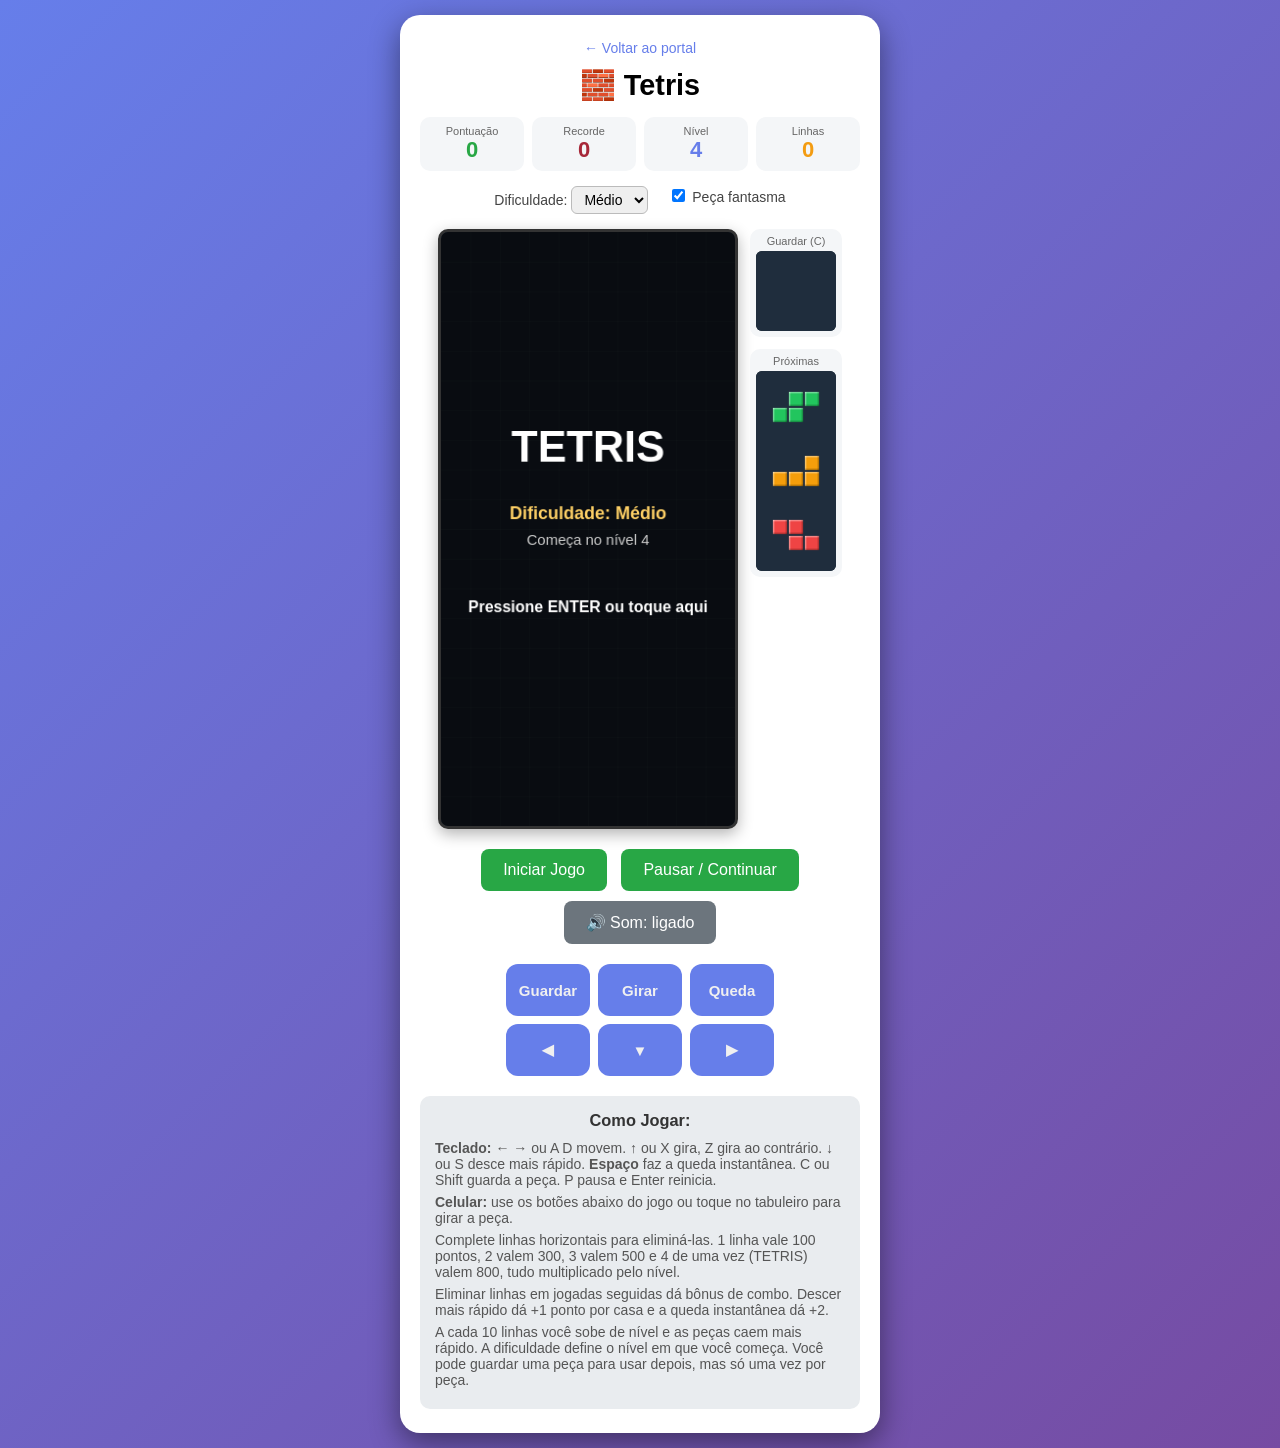
<file: jogos/tetris/index.html>
<!DOCTYPE html>

<html lang="pt-br">
    <head>
        <meta charset="UTF-8">
        <meta name="viewport" content="width=device-width, initial-scale=1.0">
        <title>Tetris</title>

        <link rel="stylesheet" href="style.css">
    </head>
    <body>

        <div class="container">
            <a class="voltar" href="../../">&larr; Voltar ao portal</a>
            <h1>&#129521; Tetris</h1>

            <div class="info">
                <div class="card pontuacao">
                    <span class="rotulo">Pontuação</span>
                    <span class="valor" id="pontos">0</span>
                </div>
                <div class="card recorde">
                    <span class="rotulo">Recorde</span>
                    <span class="valor" id="recorde">0</span>
                </div>
                <div class="card nivel">
                    <span class="rotulo">Nível</span>
                    <span class="valor" id="nivel">1</span>
                </div>
                <div class="card linhas">
                    <span class="rotulo">Linhas</span>
                    <span class="valor" id="linhas">0</span>
                </div>
            </div>

            <div class="config">
                <label>
                    Dificuldade:
                    <select id="dificuldade">
                        <option value="facil">Fácil</option>
                        <option value="medio" selected>Médio</option>
                        <option value="dificil">Difícil</option>
                    </select>
                </label>
                <label>
                    <input type="checkbox" id="fantasma" checked>
                    Peça fantasma
                </label>
            </div>

            <div class="area">
                <canvas id="canvas"></canvas>

                <aside class="lateral">
                    <div class="painel">
                        <span class="rotulo">Guardar (C)</span>
                        <canvas id="canvasGuardada"></canvas>
                    </div>
                    <div class="painel">
                        <span class="rotulo">Próximas</span>
                        <canvas id="canvasProximas"></canvas>
                    </div>
                </aside>
            </div>

            <div class="controles">
                <button id="btnIniciar">Iniciar Jogo</button>
                <button id="btnPausar">Pausar / Continuar</button>
                <button id="btnSom" class="secundario">&#128266; Som: ligado</button>
            </div>

            <div class="teclas">
                <button class="tecla" data-acao="guardar">Guardar</button>
                <button class="tecla" data-acao="girar">Girar</button>
                <button class="tecla" data-acao="queda">Queda</button>
                <button class="tecla" data-acao="esquerda" aria-label="Esquerda">&#9664;</button>
                <button class="tecla" data-acao="baixo"    aria-label="Baixo">&#9660;</button>
                <button class="tecla" data-acao="direita"  aria-label="Direita">&#9654;</button>
            </div>

            <div class="instrucoes">
                <h3>Como Jogar:</h3>
                <p><strong>Teclado:</strong> &larr; &rarr; ou A D movem. &uarr; ou X gira, Z gira ao contrário. &darr; ou S desce mais rápido. <strong>Espaço</strong> faz a queda instantânea. C ou Shift guarda a peça. P pausa e Enter reinicia.</p>
                <p><strong>Celular:</strong> use os botões abaixo do jogo ou toque no tabuleiro para girar a peça.</p>
                <p>Complete linhas horizontais para eliminá-las. 1 linha vale 100 pontos, 2 valem 300, 3 valem 500 e 4 de uma vez (TETRIS) valem 800, tudo multiplicado pelo nível.</p>
                <p>Eliminar linhas em jogadas seguidas dá bônus de combo. Descer mais rápido dá +1 ponto por casa e a queda instantânea dá +2.</p>
                <p>A cada 10 linhas você sobe de nível e as peças caem mais rápido. A dificuldade define o nível em que você começa. Você pode guardar uma peça para usar depois, mas só uma vez por peça.</p>
            </div>
        </div>

        <script src="script.js"></script>

    </body>
</html>
</file>
<file: jogos/cobrinha/style.css>
* {
    box-sizing: border-box;
}

body {
    margin: 0;
    padding: 15px;
    min-height: 100vh;
    font-family: 'Segoe UI', Arial, sans-serif;
    background: linear-gradient(135deg, #667eea, #764ba2);
    display: flex;
    justify-content: center;
    align-items: flex-start;
}

.container {
    width: 100%;
    max-width: 460px;
    text-align: center;
    background-color: rgb(255, 255, 255);
    padding: 24px 20px;
    border-radius: 20px;
    box-shadow: 0px 10px 30px rgba(0, 0, 0, 0.45);
}

h1 {
    margin: 0 0 15px;
    font-size: 1.8em;
}

/* ---------- PAINEL DE INFORMAÇÕES ---------- */
.info {
    display: grid;
    grid-template-columns: repeat(4, 1fr);
    gap: 8px;
}

.card {
    background-color: #f4f6f8;
    border-radius: 10px;
    padding: 8px 4px;
    display: flex;
    flex-direction: column;
}

.card .rotulo {
    font-size: 11px;
    color: #666;
}

.card .valor {
    font-size: 22px;
    font-weight: bold;
}

.pontuacao .valor { color: #28a745; }
.recorde   .valor { color: #a72839; }
.nivel     .valor { color: #667eea; }
.combo     .valor { color: #f39c12; }

/* ---------- CONFIGURAÇÕES ---------- */
.config {
    display: flex;
    flex-wrap: wrap;
    justify-content: center;
    gap: 10px 20px;
    margin-top: 15px;
    font-size: 14px;
    color: #444;
}

.config select {
    padding: 4px 8px;
    border-radius: 6px;
    border: 1px solid #bbb;
    font-size: 14px;
}

/* ---------- CANVAS ---------- */
#canvas {
    width: 100%;
    max-width: 400px;
    height: auto;
    aspect-ratio: 1 / 1;
    border: 3px solid #333;
    border-radius: 10px;
    background-color: #1f2d3d;
    display: block;
    margin: 15px auto;
    box-shadow: 0px 5px 15px rgba(0, 0, 0, 0.3);
    touch-action: none;   /* permite deslizar o dedo sem rolar a página */
}

/* ---------- BOTÕES ---------- */
.controles {
    margin-top: 10px;
}

button {
    font-size: 16px;
    cursor: pointer;
    background-color: #28A745;
    padding: 12px 22px;
    color: white;
    border: none;
    border-radius: 8px;
    margin: 5px;
    transition: all 0.2s ease;
}

button:hover {
    filter: brightness(1.1);
}

button:focus-visible {
    outline: 3px solid #667eea;
    outline-offset: 2px;
}

button.secundario {
    background-color: #6c757d;
}

/* ---------- TECLADO NA TELA ---------- */
.teclas {
    display: grid;
    grid-template-columns: repeat(3, 50px);
    gap: 5px;
    justify-content: center;
    margin: 15px auto;
}

.tecla {
    width: 50px;
    height: 50px;
    padding: 0;
    margin: 0;
    background-color: #667eea;
    color: #F0F0F0;
    border-radius: 45px;
    font-size: 20px;
    display: flex;
    align-items: center;
    justify-content: center;
    font-weight: bold;
    touch-action: manipulation;
    user-select: none;
}

.tecla:active {
    background-color: #a72839;
}

.tecla.vazio {
    background-color: transparent;
    cursor: default;
}

/* ---------- INSTRUÇÕES ---------- */
.instrucoes {
    margin-top: 20px;
    padding: 15px;
    background-color: #e9ecef;
    border-radius: 10px;
    font-size: 14px;
    color: #555;
    text-align: left;
}

.instrucoes h3 {
    margin: 0 0 10px;
    color: #333;
    text-align: center;
}

.instrucoes p {
    margin: 6px 0;
}

/* MEDIA QUERY - adaptação para celular */
@media (max-width: 600px){
    h1 {
        font-size: 1.5em;
    }
    .card .valor {
        font-size: 18px;
    }
    button {
        padding: 10px 16px;
        font-size: 15px;
    }
}

/* ---------- LINK DE VOLTA AO PORTAL ---------- */
.voltar {
    display: inline-block;
    margin-bottom: 12px;
    font-size: 14px;
    color: #667eea;
    text-decoration: none;
}

.voltar:hover {
    text-decoration: underline;
}
</file>
<file: jogos/motos/style.css>
* {
    box-sizing: border-box;
}

body {
    margin: 0;
    padding: 15px;
    min-height: 100vh;
    font-family: 'Segoe UI', Arial, sans-serif;
    background: linear-gradient(135deg, #667eea, #764ba2);
    display: flex;
    justify-content: center;
    align-items: flex-start;
}

.container {
    width: 100%;
    max-width: 700px;
    text-align: center;
    background-color: rgb(255, 255, 255);
    padding: 24px 20px;
    border-radius: 20px;
    box-shadow: 0px 10px 30px rgba(0, 0, 0, 0.45);
}

h1 {
    margin: 0 0 15px;
    font-size: 1.8em;
}

/* ---------- LINK DE VOLTA AO PORTAL ---------- */
.voltar {
    display: inline-block;
    margin-bottom: 12px;
    font-size: 14px;
    color: #667eea;
    text-decoration: none;
}

.voltar:hover {
    text-decoration: underline;
}

/* ---------- PAINEL DE INFORMAÇÕES ---------- */
.info {
    display: grid;
    grid-template-columns: repeat(4, 1fr);
    gap: 8px;
}

.card {
    background-color: #f4f6f8;
    border-radius: 10px;
    padding: 8px 4px;
    display: flex;
    flex-direction: column;
}

.card .rotulo {
    font-size: 11px;
    color: #666;
}

.card .valor {
    font-size: 22px;
    font-weight: bold;
}

.pontuacao .valor { color: #28a745; }
.recorde   .valor { color: #a72839; }
.volta     .valor { color: #667eea; }
.posicao   .valor { color: #f39c12; }

/* ---------- CONFIGURAÇÕES ---------- */
.config {
    display: flex;
    flex-wrap: wrap;
    justify-content: center;
    gap: 10px 20px;
    margin-top: 15px;
    font-size: 14px;
    color: #444;
}

.config select {
    padding: 4px 8px;
    border-radius: 6px;
    border: 1px solid #bbb;
    font-size: 14px;
}

/* ---------- CANVAS ---------- */
/* O jogo é desenhado em baixa resolução (320x180) e ampliado sem suavização,
   para ficar com visual de pixels, como nos jogos antigos. */
#canvas {
    display: block;
    width: 100%;
    max-width: 640px;
    height: auto;
    aspect-ratio: 16 / 9;
    margin: 15px auto;
    border: 3px solid #333;
    border-radius: 10px;
    background-color: #0b1240;
    box-shadow: 0px 5px 15px rgba(0, 0, 0, 0.3);
    image-rendering: pixelated;
    image-rendering: crisp-edges;
    touch-action: none;
}

/* ---------- BOTÕES ---------- */
.controles {
    margin-top: 10px;
}

button {
    font-size: 16px;
    cursor: pointer;
    background-color: #28A745;
    padding: 12px 22px;
    color: white;
    border: none;
    border-radius: 8px;
    margin: 5px;
    transition: all 0.2s ease;
}

button:hover {
    filter: brightness(1.1);
}

button:focus-visible {
    outline: 3px solid #667eea;
    outline-offset: 2px;
}

button.secundario {
    background-color: #6c757d;
}

/* ---------- BOTÕES NA TELA (celular) ---------- */
.toque {
    display: flex;
    justify-content: space-between;
    align-items: flex-end;
    gap: 16px;
    max-width: 640px;
    margin: 15px auto;
}

.toque .grupo {
    display: grid;
    gap: 8px;
}

.toque .grupo:first-child {
    grid-template-columns: repeat(2, 76px);
}

.toque .grupo:last-child {
    grid-template-columns: repeat(2, 92px);
}

.tecla {
    height: 58px;
    padding: 0;
    margin: 0;
    background-color: #667eea;
    color: #F0F0F0;
    border-radius: 12px;
    font-size: 15px;
    font-weight: bold;
    touch-action: none;
    user-select: none;
    -webkit-user-select: none;
    -webkit-touch-callout: none;
}

.tecla.turbo {
    grid-column: 1 / -1;
    height: 44px;
    background-color: #f39c12;
}

.tecla.acelerar {
    background-color: #28A745;
}

.tecla:active,
.tecla.ativa {
    background-color: #a72839;
    transform: scale(0.97);
}

/* ---------- INSTRUÇÕES ---------- */
.instrucoes {
    margin-top: 20px;
    padding: 15px;
    background-color: #e9ecef;
    border-radius: 10px;
    font-size: 14px;
    color: #555;
    text-align: left;
}

.instrucoes h3 {
    margin: 0 0 10px;
    color: #333;
    text-align: center;
}

.instrucoes p {
    margin: 6px 0;
}

/* MEDIA QUERY - adaptação para celular */
@media (max-width: 600px) {
    h1 {
        font-size: 1.5em;
    }
    .card .valor {
        font-size: 18px;
    }
    button {
        padding: 10px 16px;
        font-size: 15px;
    }
}
</file>
<file: jogos/tetris/style.css>
* {
    box-sizing: border-box;
}

body {
    margin: 0;
    padding: 15px;
    min-height: 100vh;
    font-family: 'Segoe UI', Arial, sans-serif;
    background: linear-gradient(135deg, #667eea, #764ba2);
    display: flex;
    justify-content: center;
    align-items: flex-start;
}

.container {
    width: 100%;
    max-width: 480px;
    text-align: center;
    background-color: rgb(255, 255, 255);
    padding: 24px 20px;
    border-radius: 20px;
    box-shadow: 0px 10px 30px rgba(0, 0, 0, 0.45);
}

h1 {
    margin: 0 0 15px;
    font-size: 1.8em;
}

/* ---------- LINK DE VOLTA AO PORTAL ---------- */
.voltar {
    display: inline-block;
    margin-bottom: 12px;
    font-size: 14px;
    color: #667eea;
    text-decoration: none;
}

.voltar:hover {
    text-decoration: underline;
}

/* ---------- PAINEL DE INFORMAÇÕES ---------- */
.info {
    display: grid;
    grid-template-columns: repeat(4, 1fr);
    gap: 8px;
}

.card {
    background-color: #f4f6f8;
    border-radius: 10px;
    padding: 8px 4px;
    display: flex;
    flex-direction: column;
}

.card .rotulo {
    font-size: 11px;
    color: #666;
}

.card .valor {
    font-size: 22px;
    font-weight: bold;
}

.pontuacao .valor { color: #28a745; }
.recorde   .valor { color: #a72839; }
.nivel     .valor { color: #667eea; }
.linhas    .valor { color: #f39c12; }

/* ---------- CONFIGURAÇÕES ---------- */
.config {
    display: flex;
    flex-wrap: wrap;
    justify-content: center;
    gap: 10px 20px;
    margin-top: 15px;
    font-size: 14px;
    color: #444;
}

.config select {
    padding: 4px 8px;
    border-radius: 6px;
    border: 1px solid #bbb;
    font-size: 14px;
}

/* ---------- ÁREA DE JOGO ---------- */
.area {
    display: flex;
    justify-content: center;
    align-items: flex-start;
    gap: 12px;
    margin: 15px 0;
}

#canvas {
    flex: 1 1 auto;
    min-width: 0;
    width: 100%;
    max-width: 300px;
    height: auto;
    aspect-ratio: 1 / 2;
    border: 3px solid #333;
    border-radius: 10px;
    background-color: #1f2d3d;
    display: block;
    box-shadow: 0px 5px 15px rgba(0, 0, 0, 0.3);
    touch-action: none;   /* evita rolar a página ao tocar no jogo */
}

.lateral {
    flex: 0 0 92px;
    width: 92px;
    display: flex;
    flex-direction: column;
    gap: 12px;
}

.painel {
    background-color: #f4f6f8;
    border-radius: 10px;
    padding: 6px;
}

.painel .rotulo {
    display: block;
    margin-bottom: 4px;
    font-size: 11px;
    color: #666;
}

.painel canvas {
    display: block;
    width: 100%;
    height: auto;
    background-color: #1f2d3d;
    border-radius: 6px;
}

#canvasGuardada {
    aspect-ratio: 1 / 1;
}

#canvasProximas {
    aspect-ratio: 100 / 250;
}

/* ---------- BOTÕES ---------- */
.controles {
    margin-top: 10px;
}

button {
    font-size: 16px;
    cursor: pointer;
    background-color: #28A745;
    padding: 12px 22px;
    color: white;
    border: none;
    border-radius: 8px;
    margin: 5px;
    transition: all 0.2s ease;
}

button:hover {
    filter: brightness(1.1);
}

button:focus-visible {
    outline: 3px solid #667eea;
    outline-offset: 2px;
}

button.secundario {
    background-color: #6c757d;
}

/* ---------- BOTÕES NA TELA (celular) ---------- */
.teclas {
    display: grid;
    grid-template-columns: repeat(3, 84px);
    gap: 8px;
    justify-content: center;
    margin: 15px auto;
}

.tecla {
    height: 52px;
    padding: 0;
    margin: 0;
    background-color: #667eea;
    color: #F0F0F0;
    border-radius: 12px;
    font-size: 15px;
    font-weight: bold;
    touch-action: manipulation;
    user-select: none;
    -webkit-user-select: none;
}

.tecla:active {
    background-color: #a72839;
}

/* ---------- INSTRUÇÕES ---------- */
.instrucoes {
    margin-top: 20px;
    padding: 15px;
    background-color: #e9ecef;
    border-radius: 10px;
    font-size: 14px;
    color: #555;
    text-align: left;
}

.instrucoes h3 {
    margin: 0 0 10px;
    color: #333;
    text-align: center;
}

.instrucoes p {
    margin: 6px 0;
}

/* MEDIA QUERY - adaptação para celular */
@media (max-width: 600px) {
    h1 {
        font-size: 1.5em;
    }
    .card .valor {
        font-size: 18px;
    }
    button {
        padding: 10px 16px;
        font-size: 15px;
    }
}
</file>
